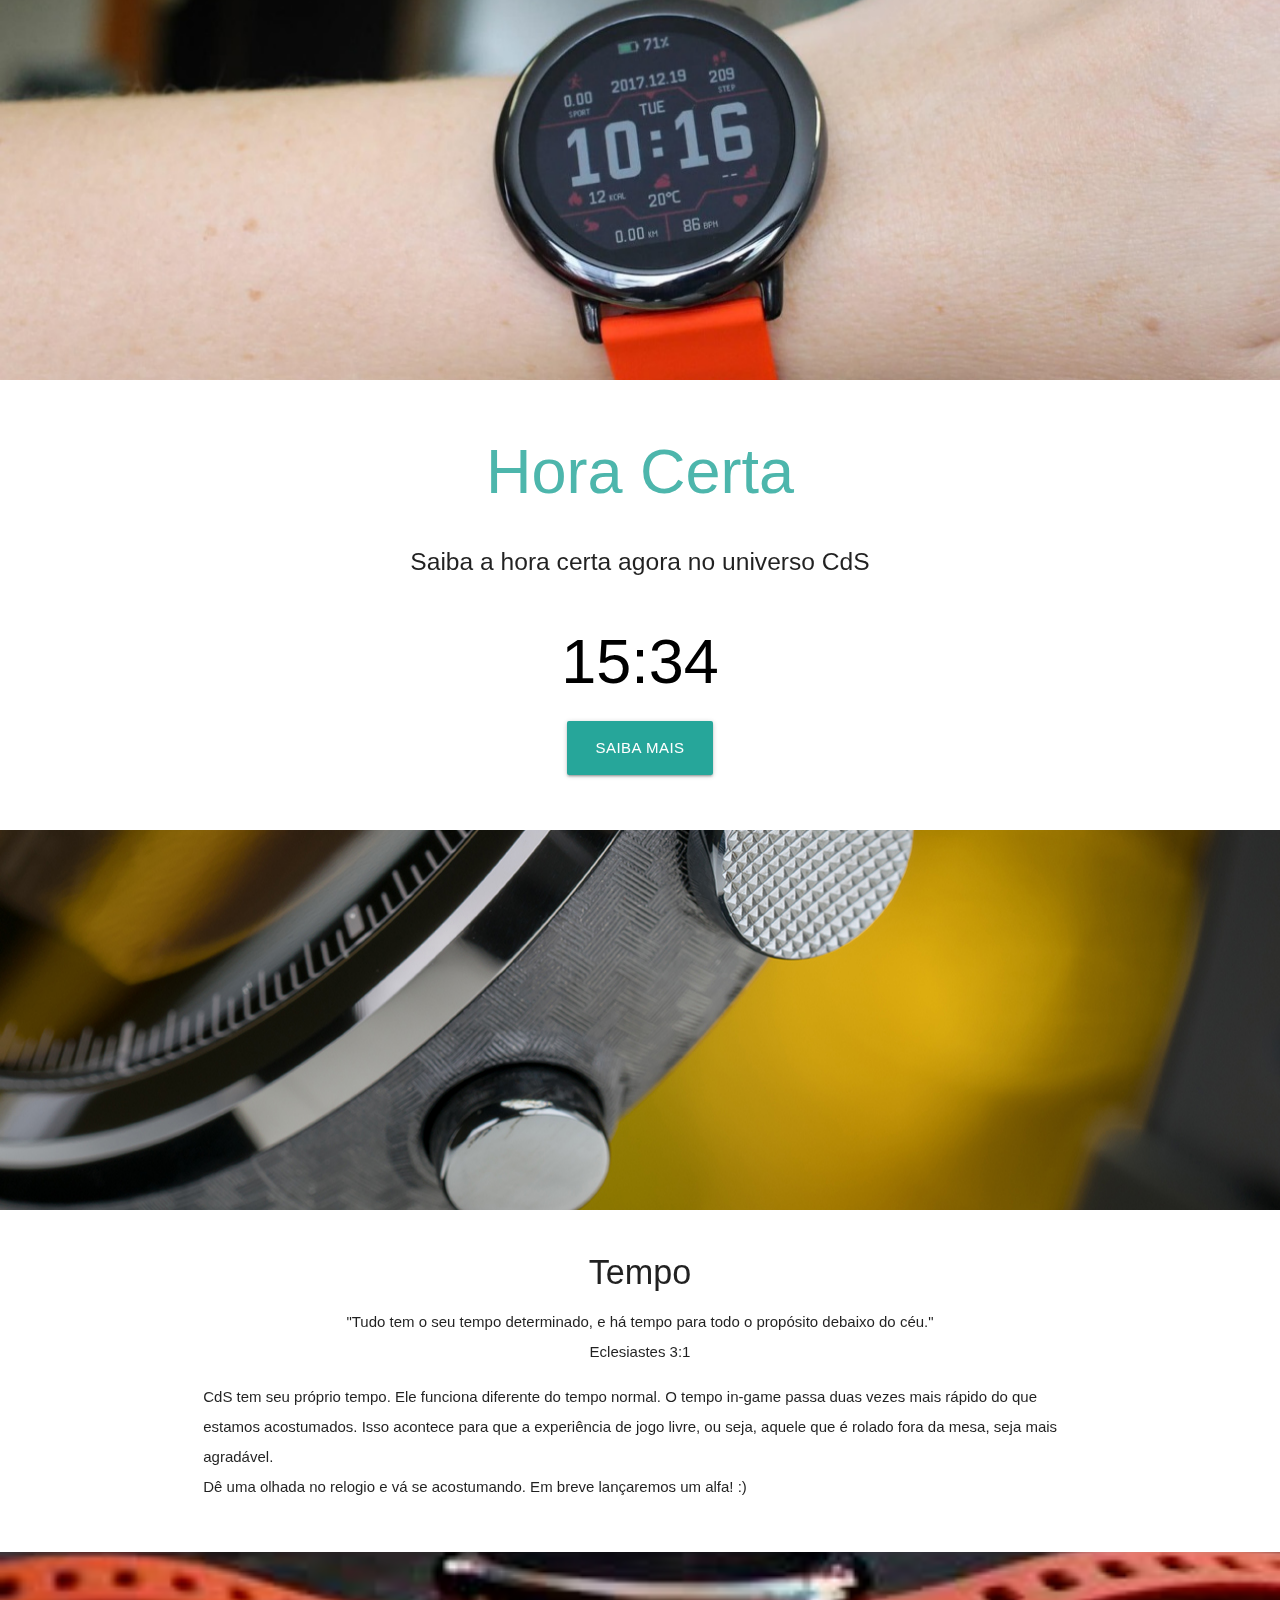
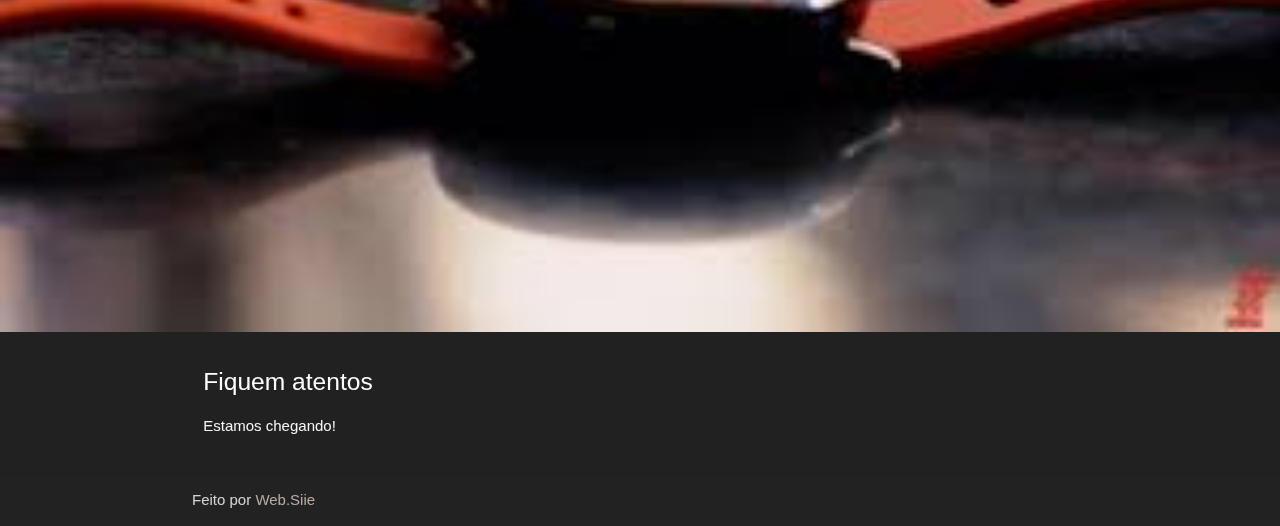
<file: index.html>
<!DOCTYPE html>
<html lang="en">
  <head>
    <meta http-equiv="Content-Type" content="text/html; charset=UTF-8"/>
    <meta name="viewport" content="width=device-width, initial-scale=1"/>
    <title>CdS - Hora Certa</title>
    <!-- CSS  -->
    <link href="https://fonts.googleapis.com/icon?family=Material+Icons" rel="stylesheet">
    <link href="css/materialize.css" type="text/css" rel="stylesheet" media="screen,projection"/>
    <link href="css/style.css" type="text/css" rel="stylesheet" media="screen,projection"/>
  </head>
  <body onload="time()">  <div id="index-banner" class="parallax-container">
    
    <div class="section no-pad-bot">
      
    </div>
    <div class="parallax"><img src="background2.jpg" alt="Unsplashed background img 1"></div>
  </div>
  <div class="container">
    <div class="section">
      <div class="row">
        <div class="col s12 center">
          <h3><i class="mdi-content-send brown-text"></i></h3>
          <h1 class="header center teal-text text-lighten-2">Hora Certa</h1>
          <div class="row center">
            <h5 class="header col s12 light">Saiba a hora certa agora no universo CdS</h5>
          </div>
          <h1 class="blink_text black-text">
          <black>
          <div id="txt">
          </div>
          </black>
          </h1>
          <div class="row center">
            <a href="#" id="download-button" class="btn-large waves-effect waves-light teal lighten-1">Saiba mais</a>
          </div>
        </div>
      </div>
    </div>
  </div>
  <div class="parallax-container valign-wrapper">
    <div class="section no-pad-bot">
      <div class="container">
        <div class="row center">
          
        </div>
      </div>
    </div>
    <div class="parallax"><img src="background1.jpg" alt="Unsplashed background img 2"></div>
  </div>
  <div class="container">
    <div class="section">
      <div class="row">
        <div class="col s12 center">
          <h3><i class="mdi-content-send brown-text"></i></h3>
          <h4 class="">Tempo</h4>
          <p class="left-align light center">"Tudo tem o seu tempo determinado, e há tempo para todo o propósito debaixo do céu."<br>Eclesiastes 3:1
          </p>
          <p class="left-align">CdS tem seu próprio tempo. Ele funciona diferente do tempo normal. O tempo in-game passa duas vezes mais rápido do que estamos acostumados. Isso acontece para que a experiência de jogo livre, ou seja, aquele que é rolado fora da mesa, seja mais agradável.<br>Dê uma olhada no relogio e vá se acostumando. Em breve lançaremos um alfa! :)
          </p>
        </div>
      </div>
    </div>
  </div>
  <div class="parallax-container valign-wrapper">
    <div class="section no-pad-bot">
      <div class="container">
        <div class="row center">
          
        </div>
      </div>
    </div>
    <div class="parallax"><img src="background3.jpg" alt="Unsplashed background img 3"></div>
  </div>
  <footer class="page-footer grey darken-4">
    <div class="container">
      <div class="row">
        <div class="col l6 s12">
          <h5 class="white-text">Fiquem atentos</h5>
          <p class="grey-text text-lighten-4">Estamos chegando!</p>
        </div>
      </div>
    </div>
    <div class="footer-copyright">
      <div class="container">
        Feito por <a class="brown-text text-lighten-3" href="http://www.web.siie.com.br">Web.Siie</a>
      </div>
    </div>
  </footer>
  <!--  Scripts-->
  <script src="https://code.jquery.com/jquery-2.1.1.min.js"></script>
  <script src="js/materialize.js"></script>
  <script src="js/init.js"></script>
  <script src="js/olhaaHora.js"></script>
</body>
</html>
</file>
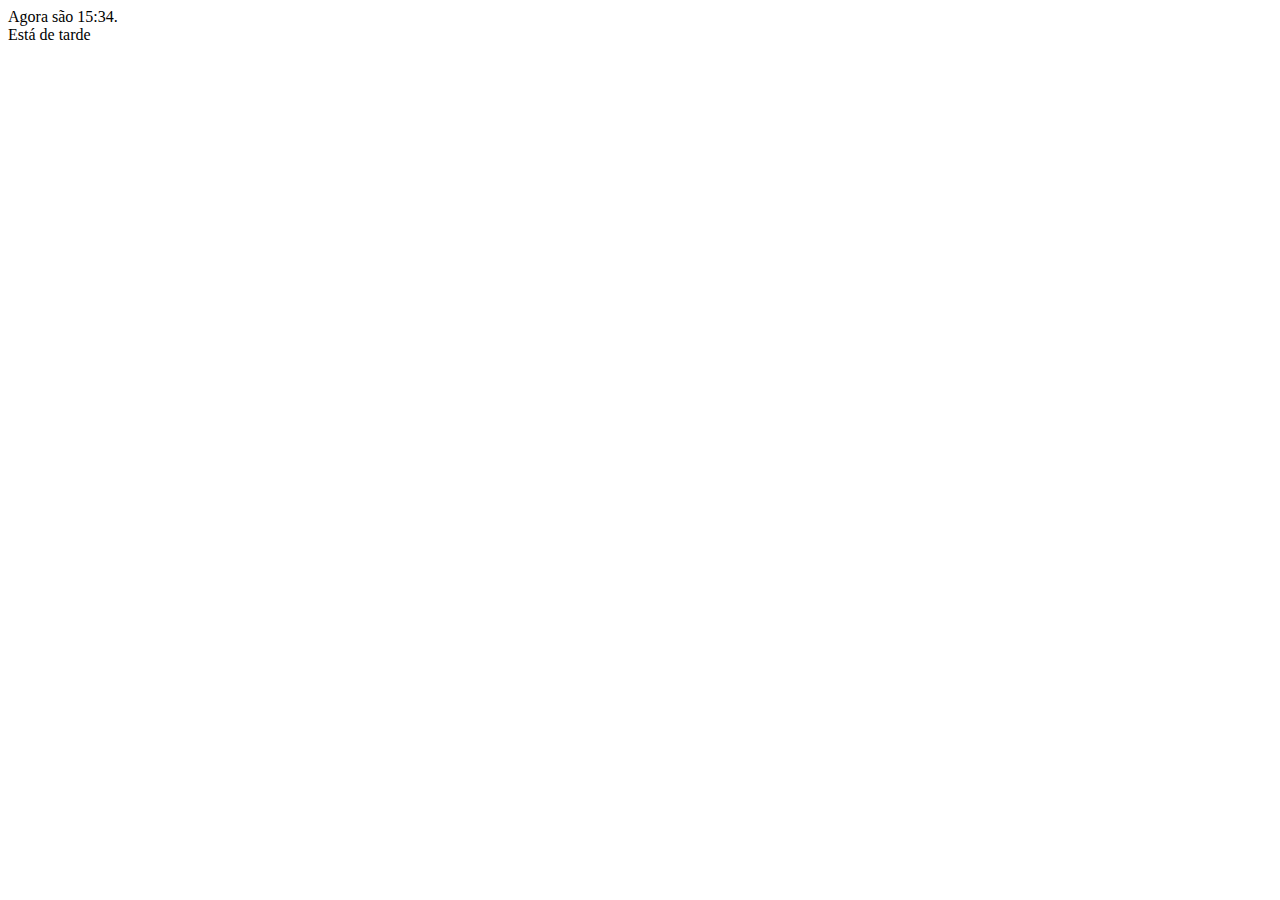
<file: hora.html>
<html>
	<head>
		<script type="text/javascript">
		function time()
				{
				today=new Date();
				h=today.getHours();
				m=today.getMinutes();
				s=today.getSeconds();
				if (h > 12) {
					h=h-12;
				};
				
				h=h*2-1;
				if (m > 30){
					h=h+1;					
				}

				if (m > 30) {
					m=m-30;
				};

				m=m*2-1;
				if (s > 30){
					m=m+1;					
				}

				if (h >= 0 && h < 5){
				x = "Está de madrugada"}
				        else if (h >= 5 && h < 12)
				{x = "Está de manhã"}
				        else if (h >= 12 && h < 18)
				{x = "Está de tarde" }
				else
				{x = "Já estamos de noite!" }

				document.getElementById('txt').innerHTML="Agora são "+h+":"+m+"."+"<br>"+x;
				setTimeout('time()',500);


		
				}


		</script>

<script>
	
			

</script>



		
	</head>
	<body onload="time()">
		<div id="txt">
		</div>
	</body>
</html>
</file>
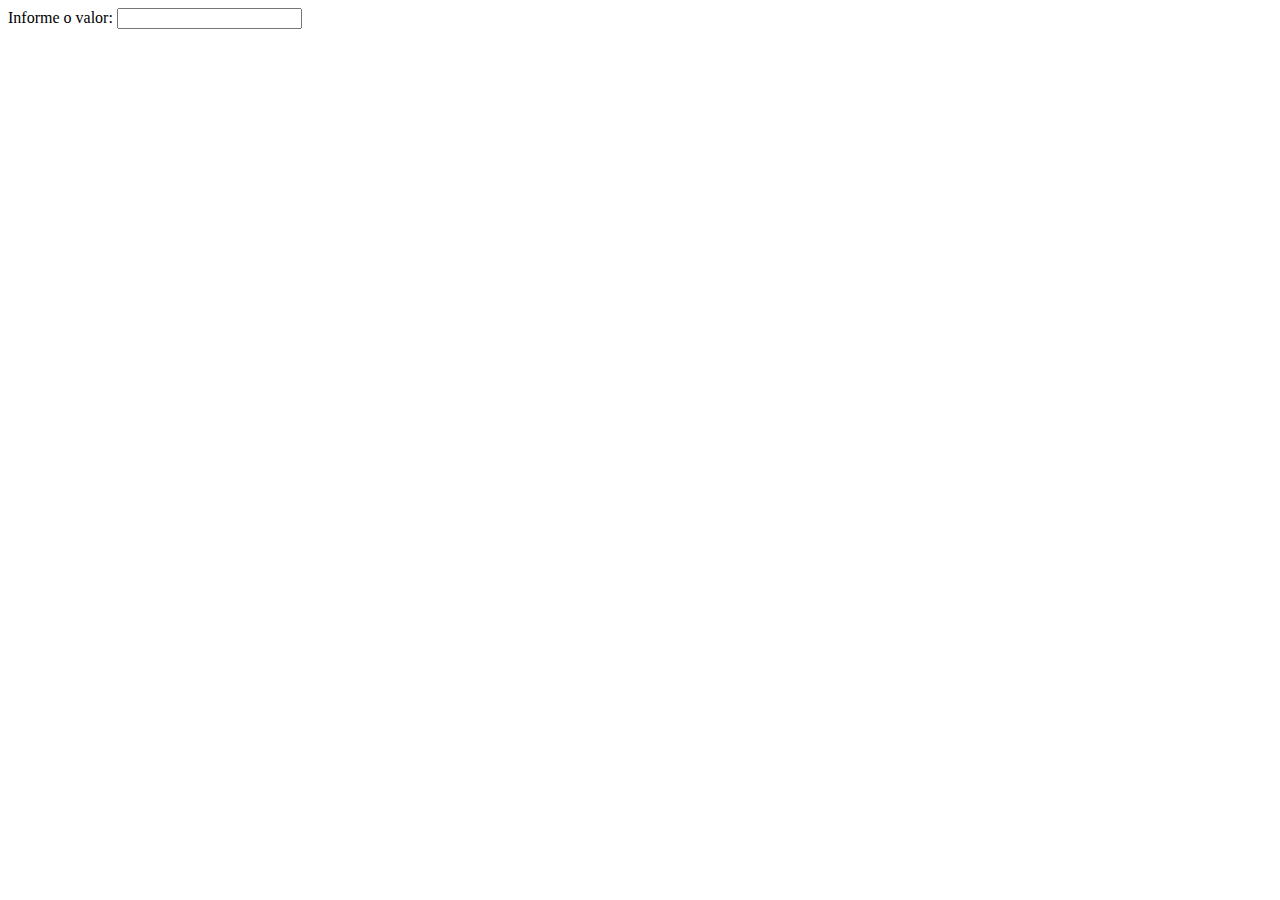
<file: teste.html>
<html>
	<head>
		<script>
			function mascara()
			{
				var campo = 10;
				if(campo.length == 3)
					document.getElementById("campo").value = "000000" + campo;
				else
					alert("Tamanho do campo excedido.");
			}
		</script>
	</head>
	<body>
		<form>
			Informe o valor: <input type="text" id="campo" onBlur="java script:mascara();">
			<br/>
		</form>
	</body>
</html>
</file>
<file: css/style.css>
/* Custom Stylesheet */

/**
 * Use this file to override Materialize files so you can update
 * the core Materialize files in the future
 *
 * Made By MaterializeCSS.com
 */

nav ul a, nav .brand-logo {
    color: #000;
}
nav {
    opacity: 0.4;
    filter: alpha(opacity=50);
    /* For IE8 and earlier */
}
nav:hover {
    opacity: 1.0;
    filter: alpha(opacity=100);
    /* For IE8 and earlier */
}
p {
    line-height: 2rem;
}
.sidenav-trigger {
    color: #26a69a;
}
.parallax-container {
    min-height: 380px;
    line-height: 0;
    height: auto;
    color: rgba(255, 255, 255, .9);
}
.parallax-container .section {
    width: 100%;
}
@media only screen and (max-width: 992px) {
    .parallax-container .section {
        position: absolute;
        top: 40%;
    }
    #index-banner .section {
        top: 10%;
    }
}
@media only screen and (max-width: 600px) {
    #index-banner .section {
        top: 0;
    }
}
.icon-block {
    padding: 0 15px;
}
.icon-block .material-icons {
    font-size: inherit;
}
footer.page-footer {
    margin: 0;
}
.blink_text {
    animation: 1.5s blinker linear infinite;
    -webkit-animation: 1.5s blinker linear infinite;
    -moz-animation: 1.5s blinker linear infinite;
    color: red;
}
@-moz-keyframes blinker {
    0% {
        opacity: 1.0;
    }
    50% {
        opacity: 0.0;
    }
    100% {
        opacity: 1.0;
    }
}
@-webkit-keyframes blinker {
    0% {
        opacity: 1.0;
    }
    50% {
        opacity: 0.0;
    }
    100% {
        opacity: 1.0;
    }
}
@keyframes blinker {
    0% {
        opacity: 1.0;
    }
    50% {
        opacity: 0.0;
    }
    100% {
        opacity: 1.0;
    }
}
html {
    font-family: GillSans, Calibri, Trebuchet, sans-serif;
}
</file>
